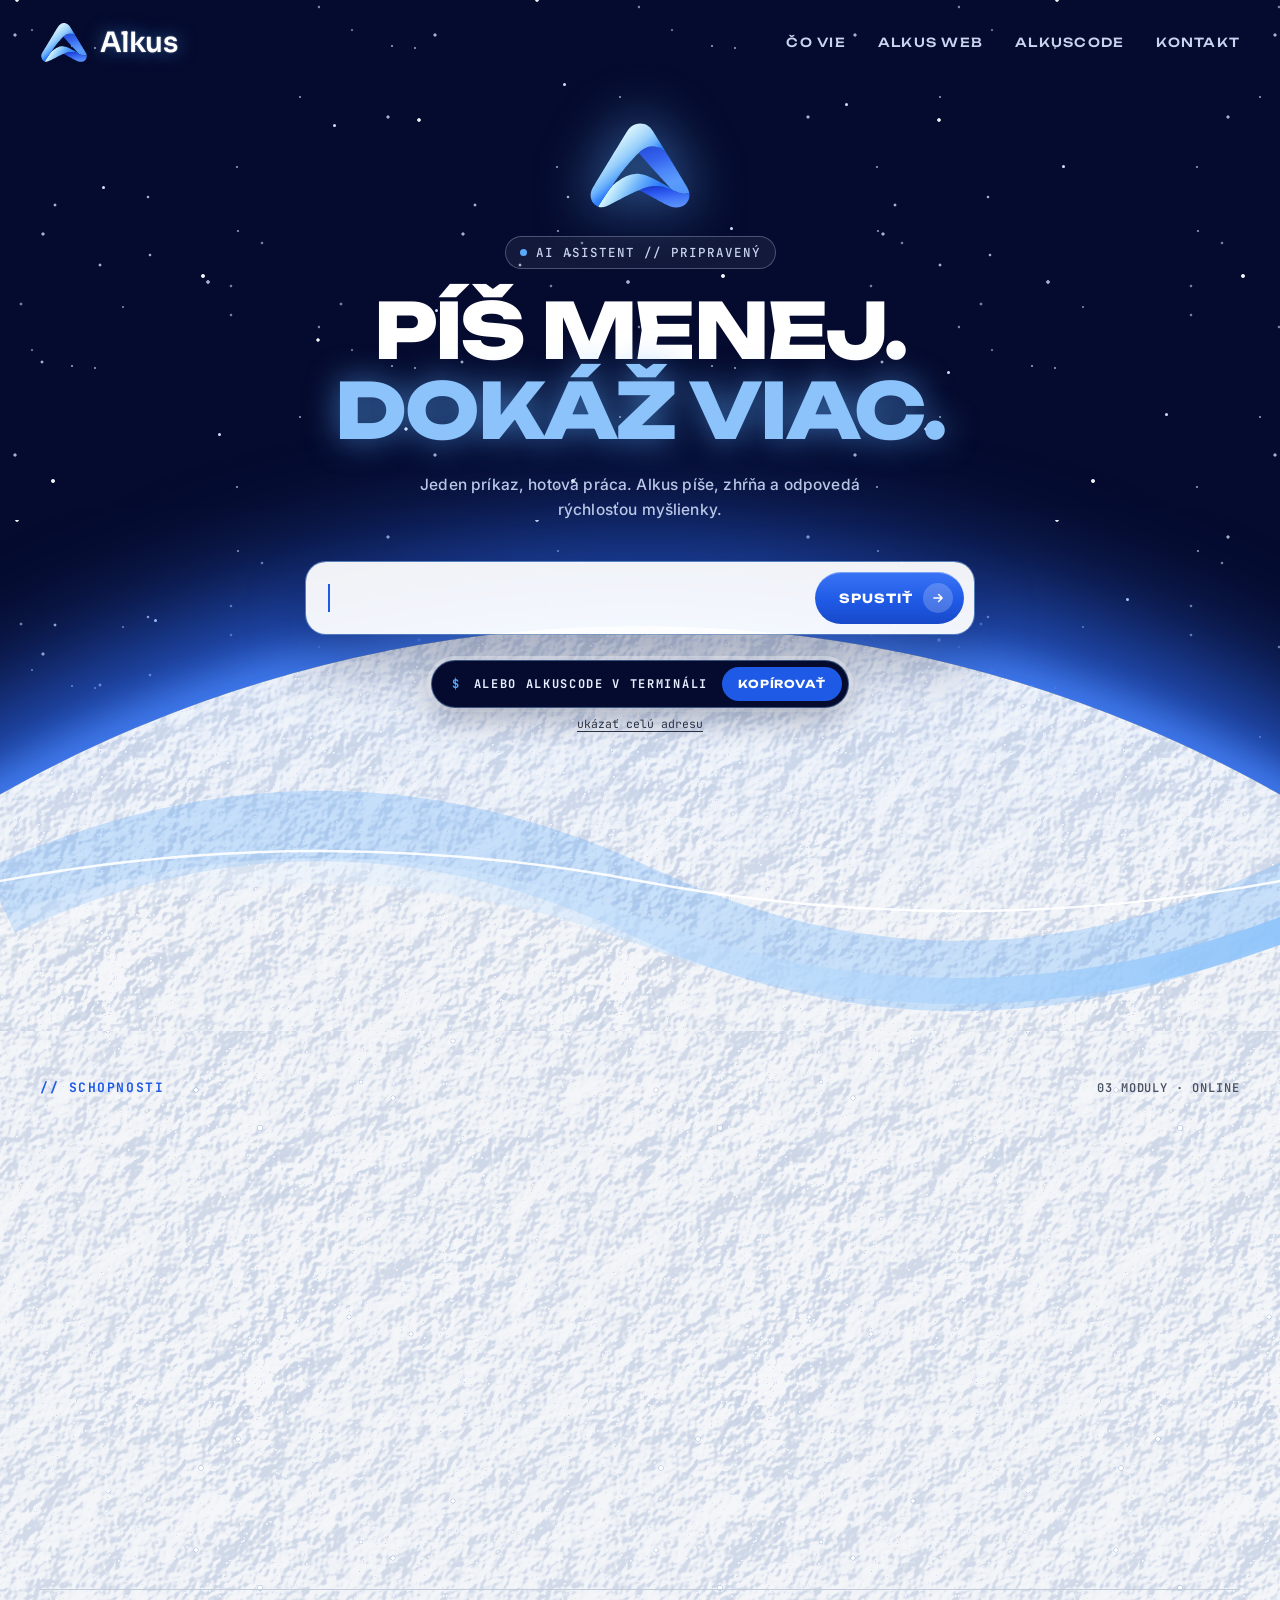
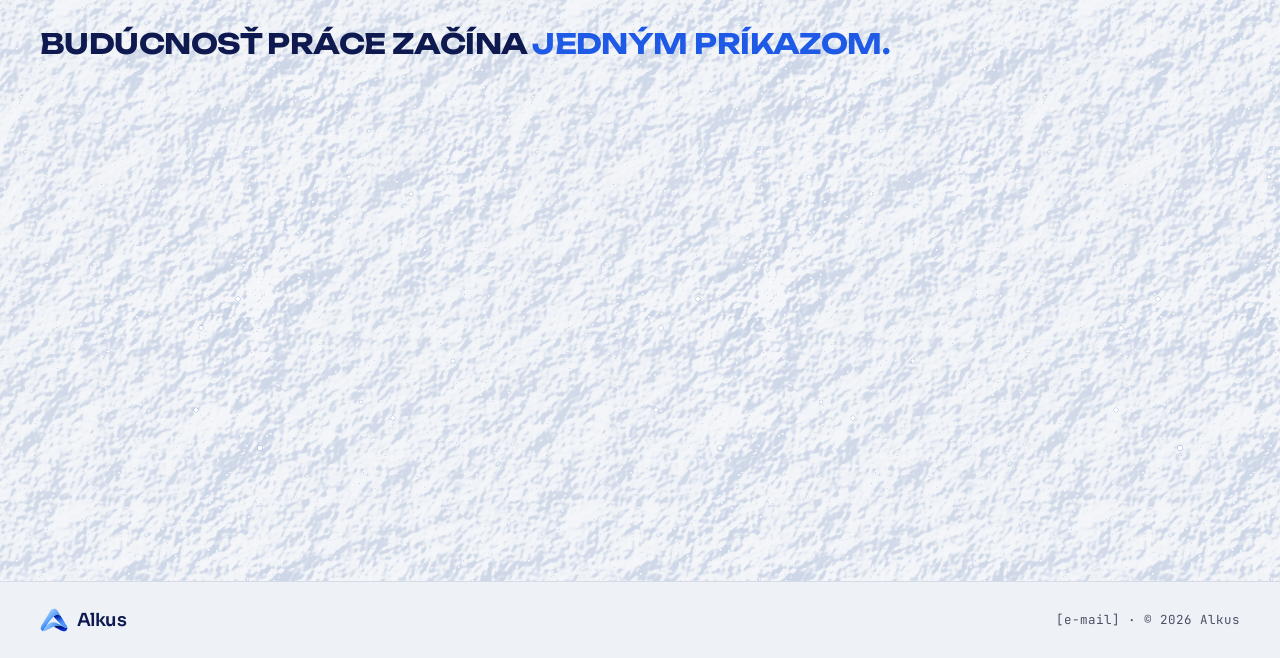
<file: index.html>
<!DOCTYPE html>
<html lang="sk">
<head>
<meta charset="utf-8">
<meta name="viewport" content="width=device-width, initial-scale=1">
<title>Alkus – AI asistent</title>
<link rel="icon" href="assets/alkus-logo.svg" type="image/svg+xml">
<link rel="preconnect" href="https://fonts.googleapis.com">
<link href="https://fonts.googleapis.com/css2?family=Inter:wght@400;500;600;700&amp;family=Sora:wght@400;500;600;700&amp;family=JetBrains+Mono:wght@400;500;600;700&amp;family=Unbounded:wght@500;600;700;800&amp;display=swap" rel="stylesheet">
<style>
body{margin:0}
a{color:#1F5AE6}a:hover{color:#0A1A80}
.chamfer{clip-path:polygon(12px 0,100% 0,100% calc(100% - 12px),calc(100% - 12px) 100%,0 100%,0 12px)}
.chamfer-lg{clip-path:polygon(22px 0,100% 0,100% calc(100% - 22px),calc(100% - 22px) 100%,0 100%,0 22px)}
@keyframes floaty{0%,100%{transform:perspective(700px) rotateY(-16deg) translateY(0)}50%{transform:perspective(700px) rotateY(16deg) translateY(-12px)}}
.floaty{animation:floaty 7s ease-in-out infinite}
@keyframes bob{0%,100%{transform:translateY(0)}50%{transform:translateY(-10px)}}
.bob{animation:bob 5s ease-in-out infinite}
@keyframes breathe{0%,100%{opacity:.75}50%{opacity:1}}
.breathe{animation:breathe 5s ease-in-out infinite}
@keyframes twinkle{0%,100%{opacity:.15}50%{opacity:.9}}
.tw{position:absolute;width:3px;height:3px;border-radius:50%;background:#CFE2FF;animation:twinkle 4s ease-in-out infinite}
@keyframes drift{from{transform:translateX(0)}to{transform:translateX(-1440px)}}
.drift-a{animation:drift 26s linear infinite}
.drift-b{animation:drift 17s linear infinite reverse}
.drift-c{animation:drift 11s linear infinite}
@keyframes pulse{0%,100%{box-shadow:inset 0 1px 0 rgba(255,255,255,.35),0 0 0 1px #8CC3FA,0 0 18px rgba(90,169,251,.55)}50%{box-shadow:inset 0 1px 0 rgba(255,255,255,.35),0 0 0 1px #B6DCFF,0 0 34px rgba(90,169,251,.95)}}
.glowbtn{animation:pulse 2.6s ease-in-out infinite}
@keyframes dot{0%,100%{transform:scale(1);opacity:1}50%{transform:scale(1.6);opacity:.5}}
.dotp{animation:dot 1.8s ease-in-out infinite}
@keyframes typeline{0%{width:0}60%,100%{width:var(--w)}}
.tl{height:8px;border-radius:4px;background:#C9D3E3;animation:typeline 3.2s steps(18) infinite}
@keyframes caret{0%,50%{opacity:1}51%,100%{opacity:0}}
.caret{animation:caret 1s steps(1) infinite}
@keyframes squeeze{0%,25%{opacity:1;transform:scaleX(1)}55%,100%{opacity:.25;transform:scaleX(.35)}}
.sq{height:7px;border-radius:4px;background:#C9D3E3;transform-origin:left;animation:squeeze 3.4s ease-in-out infinite alternate}
@keyframes grow{0%,35%{transform:scaleX(0)}70%,100%{transform:scaleX(1)}}
.gr{height:10px;border-radius:5px;background:#1F5AE6;transform-origin:left;animation:grow 3.4s ease-in-out infinite alternate}
@keyframes appear{0%,15%{opacity:0;transform:translateY(6px)}30%,85%{opacity:1;transform:translateY(0)}100%{opacity:0}}
.ap1{animation:appear 4.4s ease-in-out infinite}
.ap2{animation:appear 4.4s ease-in-out infinite;animation-delay:.9s}
.fq{position:absolute;white-space:nowrap;font-family:'JetBrains Mono',monospace;color:rgba(201,212,240,.8)}
.fq-pill{border:1px solid rgba(140,195,250,.3);background:rgba(31,90,230,.12);padding:6px 12px;border-radius:999px}
.fq-cmd{color:#8CC3FA;font-weight:700}
@keyframes wl{0%,100%{transform:translate(0,0)}25%{transform:translate(110px,-34px)}50%{transform:translate(190px,14px)}75%{transform:translate(80px,48px)}}
@keyframes wr{0%,100%{transform:translate(0,0)}25%{transform:translate(-120px,30px)}50%{transform:translate(-200px,-14px)}75%{transform:translate(-70px,-46px)}}
@keyframes wt{0%,100%{transform:translate(0,0)}33%{transform:translate(150px,28px)}66%{transform:translate(-100px,42px)}}
@keyframes glow2{0%,100%{opacity:.4}50%{opacity:1}}
.wl{animation:wl 18s ease-in-out infinite,glow2 6s ease-in-out infinite}
.wr{animation:wr 21s ease-in-out infinite,glow2 7s ease-in-out infinite}
.wt{animation:wt 25s ease-in-out infinite,glow2 5s ease-in-out infinite}
.tywrap{position:relative;height:28px;font-family:'JetBrains Mono',monospace;font-size:16px;line-height:28px;color:#0E1220}
.ty{position:absolute;left:4px;top:0;white-space:nowrap;overflow:hidden;width:0;border-right:2px solid #1F5AE6;animation:typeit 20s steps(var(--n)) infinite,caretb .8s step-end infinite}
.ty b{color:#1F5AE6;font-weight:700}
@keyframes typeit{0%{width:0;opacity:1}11%{width:calc(var(--n) * 1ch + 2px)}18%{width:calc(var(--n) * 1ch + 2px)}24%{width:0;opacity:1}24.01%,100%{width:0;opacity:0}}
@keyframes caretb{50%{border-right-color:transparent}}
.pbox:focus-within .tywrap{display:none}
.pin{position:absolute;inset:0;border:none;outline:none;background:transparent;font-family:'JetBrains Mono',monospace;font-size:16px;color:#0E1220;padding:0 4px}
.sf{position:absolute;left:0;right:0;bottom:0;background-repeat:repeat}
.sf1{top:-320px;background-image:radial-gradient(circle at 231px 286px,rgba(207,226,255,.55) 0 0.9px,transparent 1.7px),radial-gradient(circle at 238px 231px,rgba(207,226,255,.55) 0 0.8px,transparent 1.6px),radial-gradient(circle at 300px 97px,rgba(207,226,255,.55) 0 0.7px,transparent 1.5px),radial-gradient(circle at 262px 243px,rgba(207,226,255,.55) 0 0.9px,transparent 1.7px),radial-gradient(circle at 95px 48px,rgba(207,226,255,.55) 0 0.8px,transparent 1.6px),radial-gradient(circle at 72px 46px,rgba(207,226,255,.55) 0 0.8px,transparent 1.6px),radial-gradient(circle at 21px 304px,rgba(207,226,255,.55) 0 1.0px,transparent 1.8px),radial-gradient(circle at 231px 315px,rgba(207,226,255,.55) 0 0.9px,transparent 1.7px),radial-gradient(circle at 319px 7px,rgba(207,226,255,.55) 0 0.9px,transparent 1.7px),radial-gradient(circle at 32px 30px,rgba(207,226,255,.55) 0 0.6px,transparent 1.4px),radial-gradient(circle at 123px 307px,rgba(207,226,255,.55) 0 0.6px,transparent 1.4px),radial-gradient(circle at 237px 167px,rgba(207,226,255,.55) 0 0.8px,transparent 1.6px);background-size:320px 320px;animation:fall1 52s linear infinite}
.sf2{top:-420px;background-image:radial-gradient(circle at 100px 265px,rgba(220,234,255,.75) 0 1.0px,transparent 1.8px),radial-gradient(circle at 150px 255px,rgba(220,234,255,.75) 0 0.9px,transparent 1.7px),radial-gradient(circle at 43px 234px,rgba(220,234,255,.75) 0 1.2px,transparent 2.0px),radial-gradient(circle at 208px 282px,rgba(220,234,255,.75) 0 1.4px,transparent 2.2px),radial-gradient(circle at 42px 362px,rgba(220,234,255,.75) 0 1.0px,transparent 1.8px),radial-gradient(circle at 388px 117px,rgba(220,234,255,.75) 0 1.2px,transparent 2.0px),radial-gradient(circle at 15px 35px,rgba(220,234,255,.75) 0 1.2px,transparent 2.0px),radial-gradient(circle at 55px 205px,rgba(220,234,255,.75) 0 1.0px,transparent 1.8px),radial-gradient(circle at 148px 197px,rgba(220,234,255,.75) 0 0.9px,transparent 1.7px);background-size:420px 420px;animation:fall2 34s linear infinite}
.sf3{top:-520px;background-image:radial-gradient(circle at 17px 0px,rgba(255,255,255,.95) 0 1.4px,transparent 2.2px),radial-gradient(circle at 53px 481px,rgba(255,255,255,.95) 0 1.5px,transparent 2.3px),radial-gradient(circle at 406px 429px,rgba(255,255,255,.95) 0 1.3px,transparent 2.1px),radial-gradient(circle at 203px 276px,rgba(255,255,255,.95) 0 1.5px,transparent 2.3px),radial-gradient(circle at 318px 340px,rgba(255,255,255,.95) 0 1.3px,transparent 2.1px),radial-gradient(circle at 419px 120px,rgba(255,255,255,.95) 0 1.4px,transparent 2.2px);background-size:520px 520px;animation:fall3 22s linear infinite}
@keyframes fall1{to{transform:translateY(320px)}}
@keyframes fall2{to{transform:translateY(420px)}}
@keyframes fall3{to{transform:translate(0,520px)}}
.planet-snow{background:linear-gradient(rgba(238,241,246,.42),rgba(238,241,246,.42)),var(--snow) 0 0/512px 512px repeat,linear-gradient(180deg,#D3E2FB 0px,#EEF1F6 300px)}
.snowbg{background:linear-gradient(rgba(238,241,246,.42),rgba(238,241,246,.42)),var(--snow) 0 0/512px 512px repeat,#EEF1F6}
.snowfall{position:absolute;left:0;right:0;top:-460px;bottom:0;pointer-events:none;background-image:radial-gradient(circle at 361px 51px,rgba(255,255,255,.95) 0 1.2px,rgba(130,158,205,.45) 1.9px,transparent 2.6px),radial-gradient(circle at 238px 408px,rgba(255,255,255,.95) 0 1.6px,rgba(130,158,205,.45) 2.3px,transparent 3.0px),radial-gradient(circle at 349px 286px,rgba(255,255,255,.95) 0 1.4px,rgba(130,158,205,.45) 2.1px,transparent 2.8px),radial-gradient(circle at 260px 97px,rgba(255,255,255,.95) 0 2.0px,rgba(130,158,205,.45) 2.7px,transparent 3.4px),radial-gradient(circle at 393px 67px,rgba(255,255,255,.95) 0 1.5px,rgba(130,158,205,.45) 2.2px,transparent 2.9px),radial-gradient(circle at 196px 59px,rgba(255,255,255,.95) 0 1.5px,rgba(130,158,205,.45) 2.2px,transparent 2.9px),radial-gradient(circle at 108px 0px,rgba(255,255,255,.95) 0 1.4px,rgba(130,158,205,.45) 2.1px,transparent 2.8px),radial-gradient(circle at 411px 303px,rgba(255,255,255,.95) 0 1.4px,rgba(130,158,205,.45) 2.1px,transparent 2.8px),radial-gradient(circle at 453px 10px,rgba(255,255,255,.95) 0 1.4px,rgba(130,158,205,.45) 2.1px,transparent 2.8px),radial-gradient(circle at 201px 437px,rgba(255,255,255,.95) 0 1.7px,rgba(130,158,205,.45) 2.4px,transparent 3.1px);background-size:460px 460px;animation:fall4 38s linear infinite}
@keyframes fall4{to{transform:translateY(460px)}}
.hcard{position:relative;background:rgba(255,255,255,.8);-webkit-backdrop-filter:blur(6px);backdrop-filter:blur(6px);border:1px solid #C3CCDA;border-radius:4px;padding:22px;display:flex;flex-direction:column;gap:18px;box-shadow:0 18px 40px rgba(14,26,79,.08);transition:border-color .25s,box-shadow .25s}
.hcard:hover{border-color:#1F5AE6;box-shadow:0 0 0 1px #1F5AE6,0 18px 50px rgba(31,90,230,.22)}
.hout{position:absolute;inset:-9px;border:1px dashed rgba(31,90,230,.28);pointer-events:none}
.cb{position:absolute;width:16px;height:16px;border:0 solid #1F5AE6;pointer-events:none}
.cb-tl{top:-5px;left:-5px;border-top-width:2px;border-left-width:2px}
.cb-tr{top:-5px;right:-5px;border-top-width:2px;border-right-width:2px}
.cb-bl{bottom:-5px;left:-5px;border-bottom-width:2px;border-left-width:2px}
.cb-br{bottom:-5px;right:-5px;border-bottom-width:2px;border-right-width:2px}
.screen{position:relative;height:138px;overflow:hidden;background:#0B1440;border-radius:10px;padding:16px 16px;box-sizing:border-box;font-family:'JetBrains Mono',monospace;font-size:12.5px;line-height:1.7;color:#C9D4F0;box-shadow:inset 0 0 0 1px rgba(140,195,250,.25)}
.screen .p{color:#8CC3FA;font-weight:700}
.scan{position:absolute;left:0;right:0;top:-40px;height:40px;background:linear-gradient(180deg,transparent,rgba(90,169,251,.2),transparent);animation:scan 3.6s linear infinite}
@keyframes scan{to{transform:translateY(240px)}}
.tline{white-space:nowrap;overflow:hidden;width:0;border-right:2px solid transparent;animation:tline 7s steps(var(--n)) infinite both}
@keyframes tline{0%{width:0;border-right-color:#5AA9FB}30%{width:calc(var(--n) * 1ch + 2px);border-right-color:#5AA9FB}31%,88%{width:calc(var(--n) * 1ch + 2px);border-right-color:transparent}100%{width:0;border-right-color:transparent}}
.bp{opacity:0;animation:bp 7s ease-out infinite both}
@keyframes bp{0%,8%{opacity:0;transform:translateX(-6px)}16%,88%{opacity:1;transform:none}100%{opacity:0}}
.pbar{height:4px;border-radius:2px;background:#1F5AE6;transform-origin:left;animation:pbar 7s ease-in-out infinite}
@keyframes pbar{0%{transform:scaleX(0)}25%,88%{transform:scaleX(1)}100%{transform:scaleX(0)}}
@keyframes blinkd{50%{opacity:.25}}
.blinkd{animation:blinkd 1.4s step-end infinite}
.par-hero{transform:translateY(calc(var(--p,0) * 170px));opacity:calc(1 - var(--p,0) * 1.5);transition:transform .4s ease-out,opacity .4s ease-out}
.par-sky{transform:translateY(calc(var(--p,0) * 280px));transition:transform .45s ease-out}
.par-planet{transform:translateY(calc(var(--p,0) * -120px));transition:transform .45s ease-out}
.ptag{position:absolute;top:0;transform:translateY(calc(var(--p,0) * var(--k,1) * 340px));transition:transform .6s cubic-bezier(.2,.7,.2,1)}
.js .reveal{opacity:0;transform:translateY(70px) scale(.96);transition:opacity .9s cubic-bezier(.2,.7,.2,1),transform .9s cubic-bezier(.2,.7,.2,1)}
.js .reveal.in{opacity:1;transform:none}
.js .grow-line{transform:scaleX(0);transform-origin:left;transition:transform 1.2s cubic-bezier(.2,.7,.2,1)}
.js .grow-line.in{transform:scaleX(1)}
.fall-tag{position:absolute;top:-50px;left:0;white-space:nowrap;font-family:'JetBrains Mono',monospace;font-size:14.5px;color:rgba(214,226,250,.9);border:1px solid rgba(140,195,250,.32);background:rgba(31,90,230,.14);padding:6px 13px;border-radius:999px;animation:tagfall var(--d,18s) linear infinite both;will-change:transform,opacity}
.ptag[style^="right"] .fall-tag{left:auto;right:0}
.fall-tag b{color:#8CC3FA;font-weight:700}
@keyframes tagfall{0%{transform:translate(0,0);opacity:0}12%{opacity:1}72%{opacity:.85}100%{transform:translate(var(--dx,0px),640px);opacity:0}}
@keyframes introUp{from{opacity:0;transform:translateY(38px);filter:blur(10px)}to{opacity:1;transform:none;filter:none}}
.intro{animation:introUp 1.2s cubic-bezier(.2,.8,.2,1) both}
@keyframes fadein{from{opacity:0}to{opacity:1}}
.skyfade{animation:fadein 2.4s ease both}
.par-hero,.par-words,.par-sky,.par-planet{will-change:transform}
@keyframes logoglow{0%,100%{filter:drop-shadow(0 0 8px rgba(90,169,251,.55)) drop-shadow(0 0 18px rgba(47,107,240,.35))}50%{filter:drop-shadow(0 0 14px rgba(140,195,250,.85)) drop-shadow(0 0 28px rgba(47,107,240,.55))}}
.logoglow{animation:logoglow 3.6s ease-in-out infinite}
.wordglow{text-shadow:0 0 18px rgba(90,169,251,.55),0 0 2px rgba(255,255,255,.4)}
.navl{transition:color .2s,text-shadow .2s}.navl:hover{color:#FFFFFF;text-shadow:0 0 14px rgba(140,195,250,.8)}
.navbtn{transition:background .2s,box-shadow .2s}.navbtn:hover{background:#DCEBFF}
.runbtn{box-shadow:inset 0 1px 0 rgba(255,255,255,.35);transition:transform .2s}
.runbtn:hover{transform:translateY(-1px)}
.ctabtn{transition:background .2s,box-shadow .2s}.ctabtn:hover{background:#1F5AE6 !important;box-shadow:0 0 24px rgba(90,169,251,.6)}
.runbtn:hover .runarrow{background:rgba(255,255,255,.3)}
.cmdpill{display:flex;align-items:center;gap:12px;max-width:100%;background:#050B2E;border:1px solid rgba(140,195,250,.4);border-radius:999px;padding:6px 6px 6px 18px;box-shadow:0 12px 30px rgba(5,11,46,.28),0 0 0 4px rgba(255,255,255,.35)}
.cmdpill code{min-width:0;overflow-x:auto;white-space:nowrap;font-family:'JetBrains Mono',monospace;font-size:13px;color:#E6EEFF;scrollbar-width:none}
.dollar{color:#5AA9FB;font-weight:700;margin-right:4px}
.copybtn{flex:none;cursor:pointer;border:none;border-radius:999px;background:#1F5AE6;color:#FFFFFF;font-family:Unbounded,Sora,sans-serif;font-size:11px;font-weight:700;letter-spacing:.08em;padding:10px 16px;transition:background .2s,box-shadow .2s}
.copybtn:hover{background:#3A74F5;box-shadow:0 0 18px rgba(90,169,251,.6)}
.copybtn.ok{background:#127A3D}
.term{border-radius:14px;overflow:hidden;background:#050B2E;box-shadow:inset 0 0 0 1px rgba(140,195,250,.28),0 14px 34px rgba(5,11,46,.18)}
.installbar{display:flex;align-items:center;gap:14px;background:#050B2E;border:1px solid rgba(140,195,250,.4);border-radius:999px;padding:6px 6px 6px 20px;box-shadow:0 12px 30px rgba(5,11,46,.28),0 0 0 4px rgba(255,255,255,.35)}
.showcmd{display:flex;flex-direction:column;align-items:center;max-width:100%}
.showcmd summary{list-style:none;cursor:pointer;font-family:'JetBrains Mono',monospace;font-size:11.5px;color:#2B3142;text-decoration:underline;text-underline-offset:3px;text-align:center}
.showcmd summary::-webkit-details-marker{display:none}
.showcmd summary:hover{color:#1F5AE6}
.showcmd .cmdpill{padding:10px 18px}
.glowtext{color:#8CC3FA;text-shadow:0 0 32px rgba(90,169,251,.65)}
@media (max-width: 820px){.fq-hide{display:none}}
</style>
<style>:root{--snow:url(assets/snih.png)}</style>
</head>
<body>
<div style="background: #EEF1F6; font-family: Inter, system-ui, sans-serif; color: #0E1220; min-height: 100vh; overflow-x: clip">

  <section style="position: relative; overflow: hidden; background: radial-gradient(ellipse 70% 55% at 50% 100%, rgba(31,90,230,0.55) 0%, rgba(5,11,46,0) 70%), #050B2E; padding-bottom: 300px">
    <div aria-hidden="true" class="par-sky" style="position: absolute; inset: 0"><div class="skyfade" style="position: absolute; inset: 0">
      <div class="sf sf1"></div><div class="sf sf2"></div><div class="sf sf3"></div>
      <span class="tw" style="left: 8%; top: 18%; animation-delay: 0s"></span>
      <span class="tw" style="left: 17%; top: 42%; animation-delay: 1.2s"></span>
      <span class="tw" style="left: 26%; top: 12%; animation-delay: 2.1s"></span>
      <span class="tw" style="left: 34%; top: 30%; animation-delay: .6s"></span>
      <span class="tw" style="left: 44%; top: 8%; animation-delay: 3s"></span>
      <span class="tw" style="left: 57%; top: 22%; animation-delay: 1.7s"></span>
      <span class="tw" style="left: 66%; top: 10%; animation-delay: .3s"></span>
      <span class="tw" style="left: 74%; top: 36%; animation-delay: 2.6s"></span>
      <span class="tw" style="left: 83%; top: 16%; animation-delay: 1s"></span>
      <span class="tw" style="left: 91%; top: 40%; animation-delay: 3.4s"></span>
      <span class="tw" style="left: 12%; top: 60%; animation-delay: 2.3s"></span>
      <span class="tw" style="left: 88%; top: 58%; animation-delay: .9s"></span>
    </div>
    </div>
    <div aria-hidden="true" class="par-words" style="position: absolute; inset: 0">
      <span class="ptag" style="left: 4%; --k: 1.6"><span class="fall-tag" style="--d: 17s; --dx: -30px; animation-delay: 0s">/code</span></span>
      <span class="ptag" style="left: 15%; --k: 0.9"><span class="fall-tag" style="--d: 21s; --dx: 25px; animation-delay: -6s">/plan</span></span>
      <span class="ptag" style="left: 9%; --k: 2.2"><span class="fall-tag" style="--d: 19s; --dx: -15px; animation-delay: -11s">/chat</span></span>
      <span class="ptag fq-hide" style="left: 20%; --k: 1.2"><span class="fall-tag" style="--d: 23s; --dx: 30px; animation-delay: -15s">/zhrň</span></span>
      <span class="ptag" style="right: 5%; --k: 1.9"><span class="fall-tag" style="--d: 18s; --dx: 20px; animation-delay: -3s">/napíš</span></span>
      <span class="ptag" style="right: 16%; --k: 0.8"><span class="fall-tag" style="--d: 22s; --dx: -30px; animation-delay: -8s">píše e-mail</span></span>
      <span class="ptag" style="right: 10%; --k: 2.4"><span class="fall-tag" style="--d: 20s; --dx: 15px; animation-delay: -13s">#plán</span></span>
      <span class="ptag fq-hide" style="right: 21%; --k: 1.3"><span class="fall-tag" style="--d: 24s; --dx: -20px; animation-delay: -18s">/prelož</span></span>
    </div>

    <div aria-hidden="true" class="par-planet" style="position: absolute; inset: 0">
      <div aria-hidden="true" class="breathe" style="position: absolute; width: 2600px; height: 2600px; left: 50%; margin-left: -1300px; bottom: -2195px; border-radius: 50%; box-shadow: 0 -40px 120px 40px rgba(47,107,240,0.85), 0 -8px 36px 8px rgba(140,195,250,0.95)"></div>
      <div aria-hidden="true" class="planet-snow" style="position: absolute; width: 2600px; height: 2600px; left: 50%; margin-left: -1300px; bottom: -2195px; border-radius: 50%"></div>
    </div>

    <svg aria-hidden="true" viewBox="0 0 1440 300" preserveAspectRatio="none" style="position: absolute; left: 0; bottom: 0; width: 100%; height: 300px">
      <defs>
        <linearGradient id="rib" x1="0" y1="0" x2="1" y2="0"><stop offset="0" stop-color="#FFFFFF" stop-opacity="0.2"></stop><stop offset="0.5" stop-color="#8CC3FA" stop-opacity="0.9"></stop><stop offset="1" stop-color="#FFFFFF" stop-opacity="0.2"></stop></linearGradient>
      </defs>
      <g class="drift-a"><path d="M0 170 C240 70 480 70 720 170 S1200 270 1440 170 S1920 70 2160 170 S2640 270 2880 170" fill="none" stroke="#5AA9FB" stroke-opacity="0.28" stroke-width="70" vector-effect="non-scaling-stroke"></path></g>
      <g class="drift-b"><path d="M0 200 C240 120 480 120 720 200 S1200 280 1440 200 S1920 120 2160 200 S2640 280 2880 200" fill="none" stroke="url(#rib)" stroke-width="26" vector-effect="non-scaling-stroke"></path></g>
      <g class="drift-c"><path d="M0 150 C240 110 480 110 720 150 S1200 190 1440 150 S1920 110 2160 150 S2640 190 2880 150" fill="none" stroke="#FFFFFF" stroke-opacity="0.9" stroke-width="2.5" vector-effect="non-scaling-stroke"></path></g>
    </svg>

    <header style="position: relative; max-width: 1200px; margin: 0 auto; padding: 22px 24px; display: flex; flex-wrap: wrap; align-items: center; justify-content: space-between; gap: 16px">
      <a href="#" style="display: flex; align-items: center; gap: 12px; text-decoration: none">
        <img src="assets/alkus-logo-tmave.svg" alt="" class="logoglow" style="width: 48px; height: 41px">
        <span class="wordglow" style="font-family: Sora, sans-serif; font-size: 28px; font-weight: 600; letter-spacing: -0.03em; color: #FFFFFF">Alkus</span>
      </a>
      <nav aria-label="Hlavná navigácia" style="margin-left: auto; display: flex; flex-wrap: wrap; align-items: center; justify-content: flex-end; gap: 8px 32px">
        <a href="#co-vie" class="navl" style="font-family: Unbounded, Sora, sans-serif; font-size: 12.5px; font-weight: 500; letter-spacing: 0.1em; text-transform: uppercase; color: #C9D4F0; text-decoration: none">Čo vie</a>
        <a href="chat.html" class="navl" style="font-family: Unbounded, Sora, sans-serif; font-size: 12.5px; font-weight: 500; letter-spacing: 0.1em; text-transform: uppercase; color: #C9D4F0; text-decoration: none">Alkus Web</a>
        <a href="#alkuscode" class="navl" style="font-family: Unbounded, Sora, sans-serif; font-size: 12.5px; font-weight: 500; letter-spacing: 0.1em; text-transform: uppercase; color: #C9D4F0; text-decoration: none">AlkusCode</a>
        <a href="#kontakt" class="navl" style="font-family: Unbounded, Sora, sans-serif; font-size: 12.5px; font-weight: 500; letter-spacing: 0.1em; text-transform: uppercase; color: #C9D4F0; text-decoration: none">Kontakt</a>
      </nav>
    </header>

    <div class="par-hero" style="position: relative; max-width: 860px; margin: 0 auto; padding: 36px 24px 0; display: flex; flex-direction: column; align-items: center; text-align: center; gap: 22px">

      <div class="intro" style="animation-delay: .15s"><img class="floaty" src="assets/alkus-logo-tmave.svg" alt="Logo Alkus" style="width: 104px; height: 89px; filter: drop-shadow(0 0 28px rgba(90,169,251,0.7))"></div>
      <span class="intro" style="animation-delay: .3s; display: inline-flex; align-items: center; gap: 9px; font-family: 'JetBrains Mono', monospace; font-size: 12.5px; font-weight: 500; letter-spacing: 0.08em; color: #C9D4F0; border: 1px solid rgba(201,212,240,0.3); background: rgba(255,255,255,0.06); padding: 7px 14px; border-radius: 999px"><span class="dotp" style="width: 7px; height: 7px; border-radius: 50%; background: #5AA9FB"></span>AI ASISTENT // PRIPRAVENÝ</span>
      <h1 style="margin: 0; font-family: Unbounded, Sora, sans-serif; font-size: clamp(38px, 6vw, 82px); line-height: 1.04; font-weight: 800; letter-spacing: -0.03em; text-transform: uppercase; color: #FFFFFF"><span class="intro" style="display: block; animation-delay: .45s">Píš menej.</span><span class="intro glowtext" style="display: block; animation-delay: .7s">Dokáž viac.</span></h1>
      <p class="intro" style="animation-delay: .95s; margin: 0; max-width: 470px; font-size: 15.5px; line-height: 1.6; font-weight: 500; letter-spacing: 0.01em; color: #B9C6E6">Jeden príkaz, hotová práca. Alkus píše, zhŕňa a odpovedá rýchlosťou myšlienky.</p>

      <div class="pbox intro" style="animation-delay: 1.15s; width: 100%; max-width: 640px; margin-top: 18px; background: rgba(255,255,255,0.94); border-radius: 20px; box-shadow: 0 24px 60px rgba(5,11,46,0.35), 0 0 0 1px rgba(140,195,250,0.6); padding: 10px 10px 10px 18px; display: flex; flex-direction: row; align-items: center; gap: 12px; text-align: left">
        <label for="prompt" style="position: absolute; width: 1px; height: 1px; overflow: hidden; clip: rect(0 0 0 0)">Napíš, s čím ti má Alkus pomôcť</label>
        <div style="position: relative; flex: 1; min-width: 0; height: 28px; overflow: hidden"><div class="tywrap" aria-hidden="true"><span class="ty" style="--n: 37; animation-delay: 0s, 0s">Napíš e-mail, že stretnutie presúvame</span><span class="ty" style="--n: 34; animation-delay: -15s, 0s">Zhrň tento dokument do troch bodov</span><span class="ty" style="--n: 35; animation-delay: -10s, 0s">Napíš skript, ktorý premenuje fotky</span><span class="ty" style="--n: 41; animation-delay: -5s, 0s">Naplánuj môj týždeň: práca, šport, oddych</span></div><input id="prompt" class="pin" type="text"></div>
          <a href="chat.html" id="run" class="glowbtn runbtn" style="flex: none; display: inline-flex; align-items: center; gap: 10px; font-family: Unbounded, Sora, sans-serif; font-size: 12.5px; font-weight: 700; letter-spacing: 0.08em; color: #FFFFFF; background: linear-gradient(180deg, #3A74F5 0%, #1F5AE6 55%, #1749C9 100%); padding: 11px 11px 11px 24px; border-radius: 999px; text-decoration: none">SPUSTIŤ <span class="runarrow" style="display: inline-flex; align-items: center; justify-content: center; width: 30px; height: 30px; border-radius: 50%; background: rgba(255,255,255,0.2)"><svg aria-hidden="true" width="14" height="14" viewBox="0 0 24 24" fill="none" stroke="#FFFFFF" stroke-width="2.8" stroke-linecap="round" stroke-linejoin="round"><path d="M5 12h14M13 6l6 6-6 6"></path></svg></span></a>
      </div>
      <div class="intro" style="animation-delay: 1.35s; display: flex; flex-direction: column; align-items: center; gap: 8px; margin-top: 4px; max-width: 100%">
        <div class="installbar">
          <span style="font-family: 'JetBrains Mono', monospace; font-size: 12px; font-weight: 700; letter-spacing: 0.14em; color: #E6EEFF"><span class="dollar">$</span> ALEBO ALKUSCODE V TERMINÁLI</span>
          <button type="button" class="copybtn" data-copy="curl -fsSL https://raw.githubusercontent.com/mont127/Weblink/main/install.sh | sh" data-code="cmd-hero" aria-label="Kopírovať inštalačný príkaz AlkusCode">KOPÍROVAŤ</button>
        </div>
        <details class="showcmd">
          <summary>ukázať celú adresu</summary>
          <div class="cmdpill" style="margin-top: 8px"><code id="cmd-hero"><span class="dollar">$</span> curl -fsSL https://raw.githubusercontent.com/mont127/Weblink/main/install.sh | sh</code></div>
        </details>
      </div>
    </div>
  </section>

  <section id="co-vie" class="snowbg" style="position: relative; overflow: clip">
    <div aria-hidden="true" class="snowfall"></div>
    <div style="position: relative; max-width: 1200px; margin: 0 auto; padding: 48px 24px 104px; display: flex; flex-direction: column; gap: 44px">
      <div style="display: flex; flex-wrap: wrap; align-items: center; gap: 16px">
        <span style="font-family: 'JetBrains Mono', monospace; font-size: 13px; font-weight: 700; letter-spacing: 0.12em; color: #1F5AE6">// SCHOPNOSTI</span>
        <span class="grow-line" style="flex: 1; min-width: 80px; height: 1px; background: linear-gradient(90deg, #1F5AE6, #C3CCDA)"></span>
        <span style="font-family: 'JetBrains Mono', monospace; font-size: 12px; font-weight: 600; letter-spacing: 0.08em; color: #4A5163">03 MODULY · ONLINE</span>
      </div>

      <div style="display: grid; grid-template-columns: repeat(auto-fit, minmax(300px, 1fr)); gap: 34px">
        <article class="hcard reveal" style="transition-delay: 0s">
          <span class="hout"></span><span class="cb cb-tl"></span><span class="cb cb-tr"></span><span class="cb cb-bl"></span><span class="cb cb-br"></span>
          <div style="display: flex; justify-content: space-between; align-items: center; padding-bottom: 14px; border-bottom: 1px dashed #C3CCDA">
            <span style="font-family: 'JetBrains Mono', monospace; font-size: 12px; font-weight: 600; letter-spacing: 0.06em; color: #2B3142">01 // PÍSANIE</span>
            <span style="display: inline-flex; align-items: center; gap: 6px; font-family: 'JetBrains Mono', monospace; font-size: 11px; font-weight: 600; letter-spacing: 0.06em; color: #1A3FA8"><span class="blinkd" style="width: 6px; height: 6px; border-radius: 50%; background: #1F5AE6"></span>AKTÍVNY</span>
          </div>
          <div class="screen" aria-hidden="true"><div class="scan"></div>
            <div><span class="p">&gt; /napíš</span> e-mail Petrovi</div>
            <div class="tline" style="--n: 22; animation-delay: .5s">Ahoj Peter, stretnutie</div>
            <div class="tline" style="--n: 27; animation-delay: 1.9s">presúvame na štvrtok 10:00.</div>
            <div class="tline" style="--n: 14; animation-delay: 3.3s">Ďakujem, Alkus</div>
          </div>
          <h2 style="margin: 0; font-family: Unbounded, Sora, sans-serif; font-size: 21px; font-weight: 700; letter-spacing: -0.02em; text-transform: uppercase; color: #0E1A4F">Píše za teba</h2>
          <p style="margin: 0; font-size: 15.5px; line-height: 1.55; font-weight: 500; color: #4A5163">E-maily, príspevky, celé texty. Ty zadáš smer, Alkus dodá prvú verziu.</p>
          <div style="display: flex; justify-content: space-between; align-items: center; border-top: 1px solid #E1E6EE; padding-top: 14px; margin-top: auto">
            <span style="font-family: 'JetBrains Mono', monospace; font-size: 12.5px; font-weight: 700; color: #1A3FA8; background: #EAF0FD; padding: 6px 10px; border-radius: 6px">/napíš</span>
            <a href="chat.html#q=Nap%C3%AD%C5%A1%20e-mail%20Petrovi%2C%20%C5%BEe%20stretnutie%20pres%C3%BAvame%20na%20%C5%A1tvrtok%2010%3A00" style="font-family: 'JetBrains Mono', monospace; font-size: 12.5px; font-weight: 700; letter-spacing: 0.06em; color: #1F5AE6; text-decoration: none">VYSKÚŠAŤ →</a>
          </div>
        </article>
        <article class="hcard reveal" style="transition-delay: .15s">
          <span class="hout"></span><span class="cb cb-tl"></span><span class="cb cb-tr"></span><span class="cb cb-bl"></span><span class="cb cb-br"></span>
          <div style="display: flex; justify-content: space-between; align-items: center; padding-bottom: 14px; border-bottom: 1px dashed #C3CCDA">
            <span style="font-family: 'JetBrains Mono', monospace; font-size: 12px; font-weight: 600; letter-spacing: 0.06em; color: #2B3142">02 // SÚHRN</span>
            <span style="display: inline-flex; align-items: center; gap: 6px; font-family: 'JetBrains Mono', monospace; font-size: 11px; font-weight: 600; letter-spacing: 0.06em; color: #1A3FA8"><span class="blinkd" style="width: 6px; height: 6px; border-radius: 50%; background: #1F5AE6"></span>AKTÍVNY</span>
          </div>
          <div class="screen" aria-hidden="true"><div class="scan"></div>
            <div><span class="p">&gt; /zhrň</span> report.pdf · 48 strán</div>
            <div style="height: 4px; border-radius: 2px; background: rgba(140,195,250,.2); margin: 4px 0 2px"><div class="pbar"></div></div>
            <div class="bp" style="animation-delay: 1.4s">▸ Termín: piatok</div>
            <div class="bp" style="animation-delay: 1.9s">▸ Rozpočet: schválený</div>
            <div class="bp" style="animation-delay: 2.4s">▸ Ďalší krok: návrh</div>
          </div>
          <h2 style="margin: 0; font-family: Unbounded, Sora, sans-serif; font-size: 21px; font-weight: 700; letter-spacing: -0.02em; text-transform: uppercase; color: #0E1A4F">Zhŕňa podstatu</h2>
          <p style="margin: 0; font-size: 15.5px; line-height: 1.55; font-weight: 500; color: #4A5163">Dlhé dokumenty zmení na pár jasných bodov. Bez zbytočného čítania.</p>
          <div style="display: flex; justify-content: space-between; align-items: center; border-top: 1px solid #E1E6EE; padding-top: 14px; margin-top: auto">
            <span style="font-family: 'JetBrains Mono', monospace; font-size: 12.5px; font-weight: 700; color: #1A3FA8; background: #EAF0FD; padding: 6px 10px; border-radius: 6px">/zhrň</span>
            <a href="chat.html#q=Zhr%C5%88%20do%20troch%20bodov%20tento%20text%3A%20" style="font-family: 'JetBrains Mono', monospace; font-size: 12.5px; font-weight: 700; letter-spacing: 0.06em; color: #1F5AE6; text-decoration: none">VYSKÚŠAŤ →</a>
          </div>
        </article>
        <article class="hcard reveal" style="transition-delay: .3s">
          <span class="hout"></span><span class="cb cb-tl"></span><span class="cb cb-tr"></span><span class="cb cb-bl"></span><span class="cb cb-br"></span>
          <div style="display: flex; justify-content: space-between; align-items: center; padding-bottom: 14px; border-bottom: 1px dashed #C3CCDA">
            <span style="font-family: 'JetBrains Mono', monospace; font-size: 12px; font-weight: 600; letter-spacing: 0.06em; color: #2B3142">03 // ODPOVEDE</span>
            <span style="display: inline-flex; align-items: center; gap: 6px; font-family: 'JetBrains Mono', monospace; font-size: 11px; font-weight: 600; letter-spacing: 0.06em; color: #1A3FA8"><span class="blinkd" style="width: 6px; height: 6px; border-radius: 50%; background: #1F5AE6"></span>AKTÍVNY</span>
          </div>
          <div class="screen" aria-hidden="true"><div class="scan"></div>
            <div><span class="p">&gt; /chat</span> prečo je obloha modrá?</div>
            <div class="tline" style="--n: 25; animation-delay: .8s">Slnečné svetlo sa v atmo-</div>
            <div class="tline" style="--n: 24; animation-delay: 2.2s">sfére rozptyľuje a modrú</div>
            <div class="tline" style="--n: 20; animation-delay: 3.6s">vidíme najsilnejšie.</div>
          </div>
          <h2 style="margin: 0; font-family: Unbounded, Sora, sans-serif; font-size: 21px; font-weight: 700; letter-spacing: -0.02em; text-transform: uppercase; color: #0E1A4F">Odpovedá hneď</h2>
          <p style="margin: 0; font-size: 15.5px; line-height: 1.55; font-weight: 500; color: #4A5163">Zložité veci vysvetlí jednoducho. Ty sa len pýtaš a rozhoduješ.</p>
          <div style="display: flex; justify-content: space-between; align-items: center; border-top: 1px solid #E1E6EE; padding-top: 14px; margin-top: auto">
            <span style="font-family: 'JetBrains Mono', monospace; font-size: 12.5px; font-weight: 700; color: #1A3FA8; background: #EAF0FD; padding: 6px 10px; border-radius: 6px">/chat</span>
            <a href="chat.html#q=Pre%C4%8Do%20je%20obloha%20modr%C3%A1%3F" style="font-family: 'JetBrains Mono', monospace; font-size: 12.5px; font-weight: 700; letter-spacing: 0.06em; color: #1F5AE6; text-decoration: none">VYSKÚŠAŤ →</a>
          </div>
        </article>
      </div>

      <div id="zacat" style="display: flex; flex-direction: column; gap: 30px; border-top: 1px solid #C3CCDA; padding-top: 36px">
        <p style="margin: 0; font-family: Unbounded, Sora, sans-serif; font-size: clamp(20px, 2.2vw, 28px); font-weight: 700; letter-spacing: -0.02em; text-transform: uppercase; color: #0E1A4F">Budúcnosť práce začína <span style="color: #1F5AE6">jedným príkazom.</span></p>
        <div style="display: grid; grid-template-columns: repeat(auto-fit, minmax(min(360px, 100%), 1fr)); gap: 34px">
          <article class="hcard reveal" style="transition-delay: 0s">
            <span class="hout"></span><span class="cb cb-tl"></span><span class="cb cb-tr"></span><span class="cb cb-bl"></span><span class="cb cb-br"></span>
            <div style="display: flex; justify-content: space-between; align-items: center; gap: 10px; padding-bottom: 14px; border-bottom: 1px dashed #C3CCDA"><span style="font-family: 'JetBrains Mono', monospace; font-size: 12px; font-weight: 600; letter-spacing: 0.06em; color: #2B3142">A // ALKUS WEB</span><span style="font-family: 'JetBrains Mono', monospace; font-size: 11px; font-weight: 600; letter-spacing: 0.08em; color: #1A3FA8">V PREHLIADAČI</span></div>
            <h2 style="margin: 0; font-family: Unbounded, Sora, sans-serif; font-size: clamp(24px, 2.4vw, 30px); font-weight: 800; letter-spacing: -0.02em; text-transform: uppercase; color: #0E1A4F">Alkus Web</h2>
            <p style="margin: 0; font-size: 15.5px; line-height: 1.55; font-weight: 500; color: #4A5163">Otvor a píš. Bez inštalácie, priamo v prehliadači.</p>
            <div style="margin-top: auto; display: flex"><a href="chat.html" class="ctabtn" style="border-radius: 999px; font-family: Unbounded, Sora, sans-serif; font-size: 13px; font-weight: 700; letter-spacing: 0.08em; color: #FFFFFF; background: #050B2E; padding: 17px 28px; text-decoration: none">SPUSTIŤ WEB</a></div>
          </article>
          <article id="alkuscode" class="hcard reveal" style="transition-delay: .15s">
            <span class="hout"></span><span class="cb cb-tl"></span><span class="cb cb-tr"></span><span class="cb cb-bl"></span><span class="cb cb-br"></span>
            <div style="display: flex; justify-content: space-between; align-items: center; gap: 10px; padding-bottom: 14px; border-bottom: 1px dashed #C3CCDA"><span style="font-family: 'JetBrains Mono', monospace; font-size: 12px; font-weight: 600; letter-spacing: 0.06em; color: #2B3142">B // ALKUSCODE</span><span style="font-family: 'JetBrains Mono', monospace; font-size: 11px; font-weight: 600; letter-spacing: 0.08em; color: #1A3FA8">V TERMINÁLI</span></div>
            <h2 style="margin: 0; font-family: Unbounded, Sora, sans-serif; font-size: clamp(24px, 2.4vw, 30px); font-weight: 800; letter-spacing: -0.02em; text-transform: uppercase; color: #0E1A4F">AlkusCode</h2>
            <p style="margin: 0; font-size: 15.5px; line-height: 1.55; font-weight: 500; color: #4A5163">Pre vývojárov. Nainštaluj jedným príkazom a pracuj s Alkusom priamo v termináli.</p>
            <div class="term">
              <div style="display: flex; align-items: center; justify-content: space-between; gap: 10px; padding: 10px 14px; border-bottom: 1px solid rgba(140,195,250,.18)"><span style="display: flex; gap: 6px"><span style="width: 9px; height: 9px; border-radius: 50%; background: #FF6B4A"></span><span style="width: 9px; height: 9px; border-radius: 50%; background: #FFC24A"></span><span style="width: 9px; height: 9px; border-radius: 50%; background: #4AD48A"></span></span><span style="font-family: 'JetBrains Mono', monospace; font-size: 11px; letter-spacing: 0.1em; color: #8CA3CF">INŠTALÁCIA</span></div>
              <div style="display: flex; align-items: flex-start; gap: 12px; padding: 16px"><code style="flex: 1; min-width: 0; font-family: 'JetBrains Mono', monospace; font-size: 13.5px; line-height: 1.6; color: #E6EEFF; white-space: pre-wrap; word-break: break-all"><span class="dollar">$</span> curl -fsSL https://raw.githubusercontent.com/mont127/Weblink/main/install.sh | sh</code><button type="button" class="copybtn" data-copy="curl -fsSL https://raw.githubusercontent.com/mont127/Weblink/main/install.sh | sh" aria-label="Kopírovať inštalačný príkaz">KOPÍROVAŤ</button></div>
            </div>
            <div style="display: flex; flex-wrap: wrap; align-items: center; justify-content: space-between; gap: 12px; margin-top: auto">
              <a id="mac-app" href="#alkuscode" aria-disabled="true" style="display: inline-flex; align-items: center; gap: 10px; font-family: Unbounded, Sora, sans-serif; font-size: 12px; font-weight: 700; letter-spacing: 0.08em; color: #0E1A4F; border: 1px solid #C3CCDA; background: #FFFFFF; padding: 12px 18px; border-radius: 999px; text-decoration: none">STIAHNUŤ PRE MACOS</a>
              <span id="release" style="font-family: 'JetBrains Mono', monospace; font-size: 12px; color: #4A5163">macOS a Linux</span>
            </div>
          </article>
        </div>
      </div>
    </div>
  </section>

  <footer id="kontakt" style="border-top: 1px solid #D5DCE7">
    <div style="max-width: 1200px; margin: 0 auto; padding: 26px 24px; display: flex; flex-wrap: wrap; align-items: center; justify-content: space-between; gap: 16px">
      <div style="display: flex; align-items: center; gap: 9px"><img src="assets/alkus-logo.svg" alt="" style="width: 28px; height: 24px"><span style="font-family: Sora, sans-serif; font-size: 18px; font-weight: 600; letter-spacing: -0.03em; color: #0E1A4F">Alkus</span></div>
      <span style="font-family: 'JetBrains Mono', monospace; font-size: 12.5px; color: #4A5163">[e-mail] · © 2026 Alkus</span>
    </div>
  </footer>
</div>
<script src="alkus.js"></script>
<script>
(function(){
  var root=document.documentElement; root.classList.add('js');

  /* úvodné pole: napísaná otázka sa otvorí v Alkus Web */
  var prompt=document.getElementById('prompt'), run=document.getElementById('run');
  function openChat(e){ var q=prompt.value.trim(); if(e) e.preventDefault(); location.href='chat.html'+(q?'#q='+encodeURIComponent(q):''); }
  run.addEventListener('click',openChat);
  prompt.addEventListener('keydown',function(e){ if(e.key==='Enter') openChat(e); });

  /* aplikácia pre macOS a aktuálna verzia: zo servera Alkus, ktorého adresa sa môže meniť */
  Alkus.findServer(false).then(function(server){
    if(!server) return;
    var app=document.getElementById('mac-app'); app.href=server.url+'/download/latest/dmg'; app.removeAttribute('aria-disabled');
    fetch(server.url+'/v1/release',{cache:'no-store'}).then(function(r){return r.json();}).then(function(r){
      var v=JSON.parse(r.manifest).version; if(/^[0-9.]+$/.test(v)) document.getElementById('release').textContent='verzia '+v+' · macOS a Linux';
    }).catch(function(){});
  });

  /* posun pri scrollovaní: meria, koľko z úvodnej časti je ešte vidno (funguje aj vo vloženom okne) */
  var hero=document.querySelector('section'); var maxVis=0;
  function setP(p){ root.style.setProperty('--p', Math.max(0,Math.min(1,p)).toFixed(3)); }
  if('IntersectionObserver' in window && hero){
    var th=[]; for(var t=0;t<=100;t++) th.push(t/100);
    new IntersectionObserver(function(es){
      es.forEach(function(e){
        var vis=e.intersectionRect.height; if(vis>maxVis) maxVis=vis;
        var gone = e.boundingClientRect.top < 0 ? 1 - vis/Math.max(maxVis,1) : 0;
        setP(gone);
      });
    },{threshold:th}).observe(hero);
  }
  window.addEventListener('scroll',function(){
    if(hero){ var r=hero.getBoundingClientRect(); if(r.top<0) setP(-r.top/Math.max(r.height*0.75,1)); else setP(0); }
  },{passive:true});

  /* padajúce príkazy: po každom páde prídu nové názvy */
  var words=['/code','/plan','/chat','/zhrň','/napíš','píše e-mail','#plán','/prelož','/nápad','/vysvetli','/oprav text','/sql','/debug','/recept','/analyzuj','/report','/preklad','/e-mail','/brainstorm','/kalendár','/tabuľka','/prezentácia','/kód','/otázka'];
  var wi=0;
  function fmt(t){ return (t.charAt(0)==='/'||t.charAt(0)==='#') ? '<b>'+t.charAt(0)+'</b>'+t.slice(1) : t; }
  var tags=document.querySelectorAll('.fall-tag');
  tags.forEach(function(el,i){ el.innerHTML=fmt(words[i%words.length]); });
  wi=tags.length;
  tags.forEach(function(el){
    el.addEventListener('animationiteration',function(){
      el.innerHTML=fmt(words[wi%words.length]); wi++;
      var w=el.parentNode; var side=w.style.left ? 'left' : 'right';
      w.style[side]=(3+Math.random()*22).toFixed(1)+'%';
      el.style.setProperty('--dx',(Math.random()*70-35).toFixed(0)+'px');
    });
  });


  /* kopírovanie inštalačného príkazu */
  document.querySelectorAll('.copybtn').forEach(function(btn){
    btn.addEventListener('click',function(){
      var text=btn.getAttribute('data-copy'), label='KOPÍROVAŤ';
      function reset(){ btn.classList.remove('ok'); btn.textContent=label; }
      function done(){ btn.classList.add('ok'); btn.textContent='SKOPÍROVANÉ'; setTimeout(reset,1800); }
      function fallback(){
        var code=btn.getAttribute('data-code') ? document.getElementById(btn.getAttribute('data-code')) : btn.parentNode.querySelector('code'); var d=code.closest('details'); if(d) d.open=true; var r=document.createRange(); r.selectNodeContents(code);
        var sel=window.getSelection(); sel.removeAllRanges(); sel.addRange(r);
        btn.textContent='OZNAČENÉ: CTRL+C'; setTimeout(reset,2600);
      }
      try{ navigator.clipboard.writeText(text).then(done,fallback); }catch(e){ fallback(); }
    });
  });

  /* karty: vysunutie pri scrollovaní hore aj dole */
  var els=document.querySelectorAll('.reveal,.grow-line');
  if('IntersectionObserver' in window){
    var io=new IntersectionObserver(function(es){es.forEach(function(e){ e.target.classList.toggle('in', e.isIntersecting); });},{threshold:0.12});
    els.forEach(function(el){io.observe(el);});
  } else { els.forEach(function(el){el.classList.add('in');}); }
})();
</script>
</body>
</html>
</file>
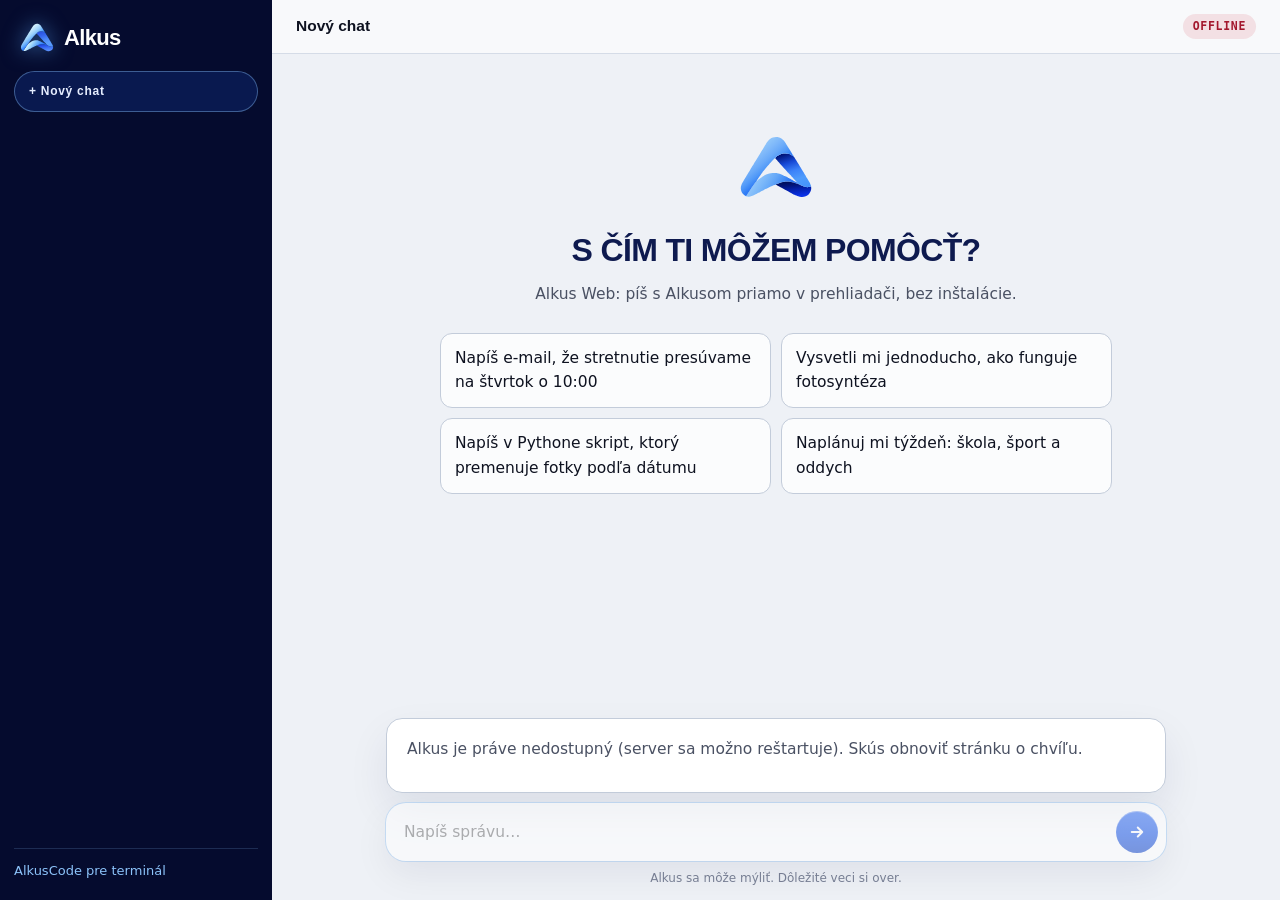
<file: chat.html>
<!DOCTYPE html>
<html lang="sk">
<head>
<meta charset="utf-8">
<meta name="viewport" content="width=device-width, initial-scale=1, viewport-fit=cover">
<meta http-equiv="Content-Security-Policy" content="default-src 'self'; script-src 'self' https://accounts.google.com/gsi/client; frame-src https://accounts.google.com/gsi/; connect-src 'self' https: http://127.0.0.1:* http://localhost:*; style-src 'self' 'unsafe-inline' https://fonts.googleapis.com https://accounts.google.com/gsi/style; font-src https://fonts.gstatic.com; img-src 'self' data: https:; object-src 'none'; base-uri 'none'; form-action 'none'">
<meta name="referrer" content="no-referrer">
<title>Alkus Web</title>
<link rel="icon" href="assets/alkus-logo.svg" type="image/svg+xml">
<link rel="preconnect" href="https://fonts.googleapis.com">
<link href="https://fonts.googleapis.com/css2?family=Inter:wght@400;500;600;700&amp;family=Sora:wght@500;600&amp;family=JetBrains+Mono:wght@400;500;700&amp;family=Unbounded:wght@600;700&amp;display=swap" rel="stylesheet">
<link rel="stylesheet" href="chat.css">
</head>
<body>
<div class="app">
  <aside class="side" aria-label="Konverzácie">
    <a class="brand" href="./"><img src="assets/alkus-logo-tmave.svg" alt=""><span>Alkus</span></a>
    <button class="new" id="new-chat" type="button">+ Nový chat</button>
    <nav class="chats" id="chats"></nav>
    <div class="side-foot">
      <div class="account" id="account" hidden>
        <span id="account-email"></span>
        <button type="button" id="sign-out" class="link">Odhlásiť sa</button>
      </div>
      <a class="link" href="./#alkuscode">AlkusCode pre terminál</a>
    </div>
  </aside>
  <div class="shade" aria-hidden="true"></div>

  <main class="main">
    <header class="top">
      <button type="button" class="menu" id="menu" aria-label="Zobraziť konverzácie">
        <svg viewBox="0 0 24 24" aria-hidden="true"><path d="M4 7h16M4 12h16M4 17h16"/></svg>
      </button>
      <span class="title" id="chat-title">Nový chat</span>
      <span class="pill" id="state">pripája sa</span>
    </header>

    <div class="scroll" id="scroll">
      <section class="welcome" id="welcome">
        <img src="assets/alkus-logo.svg" alt="" class="welcome-logo">
        <h1>S čím ti môžem pomôcť?</h1>
        <p>Alkus Web: píš s Alkusom priamo v prehliadači, bez inštalácie.</p>
        <div class="examples" id="examples"></div>
      </section>
      <div class="thread" id="thread" aria-live="polite"></div>
    </div>

    <div class="gate" id="gate" hidden>
      <div data-gate="signin">
        <h2>Prihlás sa a píš s Alkusom</h2>
        <p>Účty @lyceum.sk majú prístup hneď. Ostatní môžu po prihlásení požiadať o prístup.</p>
        <div id="gsi" class="gsi"></div>
      </div>
      <div data-gate="access" hidden>
        <h2>Účet <span id="access-email"></span> zatiaľ nemá prístup</h2>
        <p id="access-state"></p>
        <form id="access-form">
          <div id="access-ask">
            <label for="access-reason">Kto si a na čo chceš Alkusa používať?</label>
            <textarea id="access-reason" rows="2" maxlength="500"></textarea>
            <button type="submit" id="access-send" class="primary">Požiadať o prístup</button>
          </div>
        </form>
      </div>
      <div data-gate="message" hidden>
        <p id="gate-message"></p>
      </div>
    </div>

    <form class="composer" id="composer">
      <textarea id="input" rows="1" placeholder="Napíš správu…" aria-label="Správa pre Alkusa"></textarea>
      <button type="submit" id="send" class="send" aria-label="Odoslať">
        <svg viewBox="0 0 24 24" aria-hidden="true"><path d="M5 12h14M13 6l6 6-6 6"/></svg>
      </button>
      <button type="button" id="stop" class="send stop" aria-label="Zastaviť" hidden>
        <svg viewBox="0 0 24 24" aria-hidden="true"><path d="M7 7h10v10H7z"/></svg>
      </button>
    </form>
    <p class="fine">Alkus sa môže mýliť. Dôležité veci si over.</p>
  </main>
</div>
<script src="alkus.js"></script>
<script src="chat.js"></script>
</body>
</html>
</file>
<file: chat.css>
:root {
  --navy: #050B2E; --navy2: #0B1440; --blue: #1F5AE6; --blue2: #3A74F5; --sky: #8CC3FA;
  --bg: #EEF1F6; --card: #FFFFFF; --text: #0E1220; --muted: #4A5163; --faint: #7A8296; --line: #D5DCE7;
}
* { box-sizing: border-box; }
[hidden] { display: none !important; }
html, body { height: 100%; }
body { margin: 0; background: var(--bg); color: var(--text); font: 15.5px/1.6 Inter, system-ui, sans-serif; }
button, textarea { font: inherit; }
a { color: var(--blue); }

.app { display: grid; grid-template-columns: 272px 1fr; height: 100vh; height: 100dvh; }

/* sidebar */
.side { background: var(--navy); color: #C9D4F0; display: flex; flex-direction: column; gap: 14px; padding: 18px 14px; min-height: 0; }
.brand { display: flex; align-items: center; gap: 10px; text-decoration: none; padding: 2px 6px; }
.brand img { width: 34px; height: 29px; filter: drop-shadow(0 0 10px rgba(90,169,251,.55)); }
.brand span { font-family: Sora, sans-serif; font-size: 22px; font-weight: 600; letter-spacing: -.03em; color: #FFFFFF; }
.new { border: 1px solid rgba(140,195,250,.4); background: rgba(31,90,230,.18); color: #E6EEFF; border-radius: 999px; padding: 10px 14px;
       font-family: Unbounded, Sora, sans-serif; font-size: 12px; font-weight: 700; letter-spacing: .06em; cursor: pointer; text-align: left; }
.new:hover:not(:disabled) { background: var(--blue); box-shadow: 0 0 18px rgba(90,169,251,.5); }
.new:disabled { opacity: .5; cursor: default; }
.chats { flex: 1; overflow-y: auto; display: flex; flex-direction: column; gap: 2px; min-height: 0; }
.chat-row { display: flex; align-items: center; border-radius: 10px; }
.chat-row:hover, .chat-row.open { background: rgba(140,195,250,.12); }
.chat-open { flex: 1; min-width: 0; border: none; background: none; color: #C9D4F0; text-align: left; padding: 8px 10px; cursor: pointer;
             white-space: nowrap; overflow: hidden; text-overflow: ellipsis; font-size: 14px; }
.chat-row.open .chat-open { color: #FFFFFF; }
.chat-del { border: none; background: none; padding: 6px 8px; cursor: pointer; opacity: 0; }
.chat-row:hover .chat-del, .chat-row.open .chat-del { opacity: .7; }
.chat-del svg, .act svg { width: 16px; height: 16px; fill: none; stroke: currentColor; stroke-width: 1.8; stroke-linecap: round; stroke-linejoin: round; }
.chat-del { color: #C9D4F0; }
.side-foot { display: flex; flex-direction: column; gap: 8px; border-top: 1px solid rgba(140,195,250,.18); padding-top: 12px; font-size: 13px; }
.account { display: flex; flex-direction: column; gap: 2px; }
.account span { color: #FFFFFF; overflow: hidden; text-overflow: ellipsis; }
.link { color: var(--sky); background: none; border: none; padding: 0; cursor: pointer; text-align: left; font-size: 13px; text-decoration: none; }
.link:hover { color: #FFFFFF; }
.shade { display: none; }

/* main column */
.main { display: flex; flex-direction: column; min-width: 0; min-height: 0; }
.top { display: flex; align-items: center; gap: 12px; padding: 14px 24px; border-bottom: 1px solid var(--line); background: rgba(255,255,255,.6); }
.menu { display: none; border: none; background: none; padding: 4px; cursor: pointer; color: var(--text); }
.menu svg { width: 22px; height: 22px; fill: none; stroke: currentColor; stroke-width: 2; stroke-linecap: round; }
.title { flex: 1; min-width: 0; font-family: Sora, sans-serif; font-weight: 600; white-space: nowrap; overflow: hidden; text-overflow: ellipsis; }
.pill { font-family: 'JetBrains Mono', monospace; font-size: 11.5px; font-weight: 700; letter-spacing: .06em; text-transform: uppercase;
        padding: 3px 10px; border-radius: 999px; background: var(--line); color: var(--muted); }
.pill.on { background: rgba(18,122,61,.12); color: #127A3D; }
.pill.wait { background: rgba(196,132,0,.14); color: #8A5A00; }
.pill.off { background: rgba(200,40,60,.12); color: #A3182E; }

.scroll { flex: 1; overflow-y: auto; min-height: 0; }
.welcome { max-width: 720px; margin: 0 auto; padding: 9vh 24px 24px; text-align: center; }
.welcome-logo { width: 74px; height: 64px; }
.welcome h1 { font-family: Unbounded, Sora, sans-serif; font-size: clamp(22px, 3.2vw, 32px); font-weight: 700; letter-spacing: -.02em;
              text-transform: uppercase; color: #0E1A4F; margin: 18px 0 6px; }
.welcome p { color: var(--muted); margin: 0 0 26px; }
.examples { display: grid; grid-template-columns: repeat(auto-fit, minmax(min(280px, 100%), 1fr)); gap: 10px; text-align: left; }
.example { border: 1px solid #C3CCDA; background: rgba(255,255,255,.8); border-radius: 12px; padding: 12px 14px; cursor: pointer; color: var(--text); text-align: left; }
.example:hover { border-color: var(--blue); box-shadow: 0 0 0 1px var(--blue); }

.thread { max-width: 780px; margin: 0 auto; padding: 24px 24px 12px; display: flex; flex-direction: column; gap: 22px; }
.msg.user { display: flex; justify-content: flex-end; }
.msg.user .bubble { max-width: 82%; background: var(--blue); color: #FFFFFF; border-radius: 18px 18px 4px 18px; padding: 10px 16px;
                    white-space: pre-wrap; overflow-wrap: anywhere; }
.msg.alkus { display: flex; gap: 12px; align-items: flex-start; }
.avatar { width: 30px; height: 26px; margin-top: 4px; flex: none; }
.body { flex: 1; min-width: 0; }
.status { color: var(--faint); font-size: 14px; animation: breathe 1.6s ease-in-out infinite; }
@keyframes breathe { 50% { opacity: .45; } }
@media (prefers-reduced-motion: reduce) { .status { animation: none; } }
.thinking { margin-bottom: 6px; font-size: 13.5px; }
.thinking summary { cursor: pointer; color: var(--faint); }
.thoughts { white-space: pre-wrap; color: var(--faint); border-left: 2px solid var(--line); padding: 4px 0 4px 12px; margin-top: 6px;
            max-height: 260px; overflow-y: auto; }
.content { overflow-wrap: anywhere; }
.content p { margin: 0 0 12px; }
.content h2, .content h3, .content h4, .content h5, .content h6 { font-family: Sora, sans-serif; margin: 18px 0 8px; line-height: 1.3; }
.content ul, .content ol { margin: 0 0 12px; padding-left: 24px; }
.content li { margin: 3px 0; }
.content blockquote { margin: 0 0 12px; padding: 4px 14px; border-left: 3px solid var(--sky); color: var(--muted); }
.content hr { border: none; border-top: 1px solid var(--line); margin: 16px 0; }
.content code { font-family: 'JetBrains Mono', monospace; font-size: 13.5px; background: #E3E8F1; padding: 1px 6px; border-radius: 5px; }
.code { background: var(--navy); border-radius: 12px; margin: 0 0 12px; overflow: hidden; box-shadow: inset 0 0 0 1px rgba(140,195,250,.25); }
.code-bar { display: flex; justify-content: space-between; align-items: center; padding: 6px 12px; border-bottom: 1px solid rgba(140,195,250,.18);
            font-family: 'JetBrains Mono', monospace; font-size: 11.5px; color: #8CA3CF; }
.code-copy { border: none; background: none; color: var(--sky); cursor: pointer; font-size: 11.5px; font-family: 'JetBrains Mono', monospace; }
.code pre { margin: 0; padding: 12px 14px; overflow-x: auto; }
.code pre code { background: none; padding: 0; color: #E6EEFF; font-size: 13px; line-height: 1.55; }
.note { color: #A3182E; font-size: 14px; margin-top: 4px; }
.actions { display: flex; align-items: center; gap: 2px; margin-top: 2px; }
.act { border: none; background: none; color: var(--faint); padding: 5px; border-radius: 6px; cursor: pointer; }
.act:hover { color: var(--blue); background: #E3E8F1; }
.act.chosen { color: var(--blue); }
.thanks { color: var(--faint); font-size: 13px; margin-left: 6px; }

/* sign-in and access, over the composer */
.gate { max-width: 780px; width: calc(100% - 48px); margin: 0 auto 10px; background: var(--card); border: 1px solid #C3CCDA; border-radius: 16px;
        padding: 18px 20px; box-shadow: 0 18px 40px rgba(14,26,79,.08); }
.gate h2 { font-family: Sora, sans-serif; font-size: 17px; margin: 0 0 4px; }
.gate p { margin: 0 0 12px; color: var(--muted); }
.gate label { display: block; font-size: 14px; color: var(--muted); margin-bottom: 6px; }
.gate textarea { width: 100%; border: 1px solid #C3CCDA; border-radius: 10px; padding: 8px 12px; resize: vertical; margin-bottom: 10px; }
.gsi { min-height: 44px; }
.primary { border: none; border-radius: 999px; background: var(--blue); color: #FFFFFF; padding: 10px 20px; cursor: pointer;
           font-family: Unbounded, Sora, sans-serif; font-size: 12px; font-weight: 700; letter-spacing: .06em; }
.primary:hover:not(:disabled) { background: var(--blue2); box-shadow: 0 0 18px rgba(90,169,251,.6); }
.primary:disabled { opacity: .6; }

/* composer */
.composer { max-width: 780px; width: calc(100% - 48px); margin: 0 auto; display: flex; align-items: flex-end; gap: 10px; background: var(--card);
            border-radius: 20px; padding: 8px 8px 8px 18px; box-shadow: 0 14px 36px rgba(5,11,46,.12), 0 0 0 1px rgba(140,195,250,.7); }
.composer.locked { opacity: .55; pointer-events: none; }
.composer textarea { flex: 1; min-width: 0; border: none; outline: none; resize: none; background: transparent; padding: 9px 0; max-height: 220px; line-height: 1.5; }
.send { flex: none; width: 42px; height: 42px; border: none; border-radius: 50%; cursor: pointer; display: grid; place-items: center;
        background: linear-gradient(180deg, #3A74F5 0%, #1F5AE6 55%, #1749C9 100%); box-shadow: inset 0 1px 0 rgba(255,255,255,.35); }
.send svg { width: 18px; height: 18px; fill: none; stroke: #FFFFFF; stroke-width: 2.6; stroke-linecap: round; stroke-linejoin: round; }
.stop { background: var(--navy); }
.stop svg { fill: #FFFFFF; stroke: none; }
.fine { text-align: center; color: var(--faint); font-size: 12px; margin: 8px 0 12px; }
.send:focus-visible, .act:focus-visible, .example:focus-visible, .new:focus-visible, .primary:focus-visible { outline: 2px solid var(--blue); outline-offset: 2px; }

/* phones: the conversation list slides in */
@media (max-width: 820px) {
  .app { grid-template-columns: 1fr; }
  .side { position: fixed; inset: 0 auto 0 0; width: min(300px, 86vw); z-index: 20; transform: translateX(-100%); transition: transform .25s ease; }
  .side-open .side { transform: none; }
  .side-open .shade { display: block; position: fixed; inset: 0; background: rgba(5,11,46,.45); z-index: 10; }
  .menu { display: block; }
  .top { padding: 10px 16px; }
  .thread, .welcome { padding-left: 16px; padding-right: 16px; }
  .composer, .gate { width: calc(100% - 32px); }
  .msg.user .bubble { max-width: 90%; }
}
</file>
